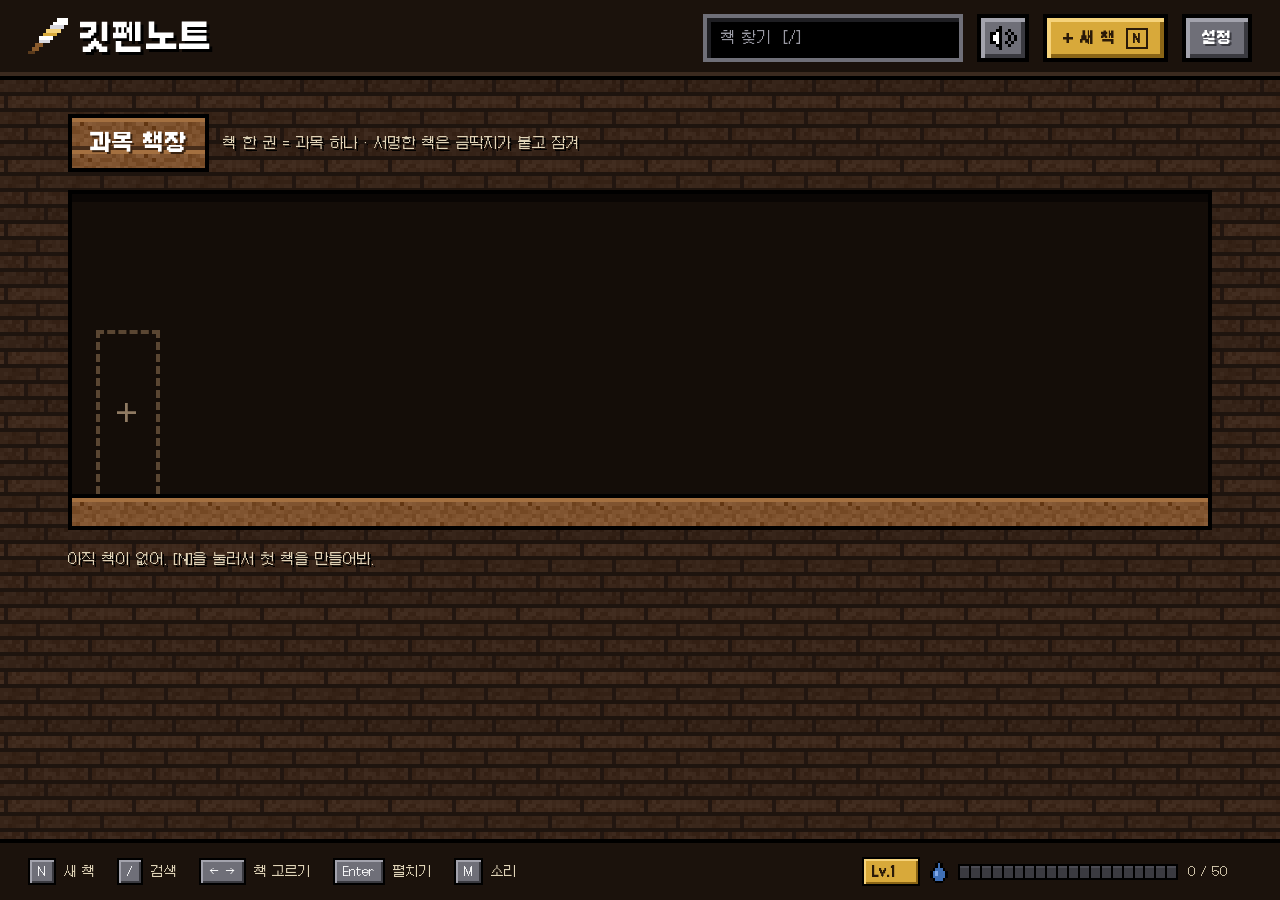
<file: index.html>
<!doctype html>
<html lang="ko">
<head>
<meta charset="utf-8">
<meta name="viewport" content="width=device-width, initial-scale=1, viewport-fit=cover">
<meta name="theme-color" content="#1b120c">
<meta name="apple-mobile-web-app-capable" content="yes">
<meta name="mobile-web-app-capable" content="yes">
<meta name="apple-mobile-web-app-status-bar-style" content="black-translucent">
<meta name="apple-mobile-web-app-title" content="깃펜노트">
<link rel="manifest" href="manifest.webmanifest">
<link rel="apple-touch-icon" href="icons/apple-touch-icon.png">
<link rel="icon" href="icons/icon-192.png">
<title>깃펜노트</title>
<link id="skin-css" rel="stylesheet" href="skins/default/skin.css">
<link rel="stylesheet" href="style.css">
<script src="config.js"></script>
</head>
<body class="tx-wall">

<!-- ───────── 책장 ───────── -->
<section id="shelf-view" class="view">
  <header class="bar">
    <div class="brand">
      <svg class="logo" viewBox="0 0 11 11" aria-hidden="true">
        <rect x="8" y="0" width="3" height="1" fill="#ffffff"/><rect x="7" y="1" width="4" height="1" fill="#ffffff"/>
        <rect x="6" y="2" width="4" height="1" fill="#d8d8e0"/><rect x="5" y="3" width="4" height="1" fill="#f5d27a"/>
        <rect x="4" y="4" width="4" height="1" fill="#d8a93a"/><rect x="3" y="5" width="4" height="1" fill="#ffffff"/>
        <rect x="3" y="6" width="3" height="1" fill="#d8d8e0"/><rect x="2" y="7" width="2" height="1" fill="#8a5a2b"/>
        <rect x="1" y="8" width="2" height="1" fill="#8a5a2b"/><rect x="0" y="9" width="2" height="1" fill="#5a3a1c"/>
      </svg>
      <span class="brand-name">깃펜노트</span>
    </div>
    <label class="sr" for="search">책 찾기</label>
    <input id="search" class="field" type="search" placeholder="책 찾기  [/]" autocomplete="off">
    <button class="btn press btn-mute" type="button" aria-pressed="false" aria-label="소리 끄기 (M)"></button>
    <button id="btn-new-book" class="btn gold press" type="button">+ 새 책 <span class="key-hint">N</span></button>
    <details class="menu">
      <summary class="btn press" aria-label="설정">설정</summary>
      <div class="menu-panel">
        <label class="menu-row" for="skin-select">스킨
          <select id="skin-select" class="field small"></select>
        </label>
        <button id="btn-pen" class="btn press wide" type="button" aria-pressed="true">펜 사각 소리 켜짐</button>
        <button id="btn-achv" class="btn gold press wide" type="button">업적 보기</button>
        <button id="btn-sync" class="btn press wide" type="button">기기 동기화</button>
        <button id="btn-export" class="btn press wide" type="button">백업 파일로 저장</button>
        <button id="btn-import" class="btn press wide" type="button">백업 불러오기</button>
        <input id="import-file" type="file" accept="application/json,.json" hidden>
        <p class="menu-note">필기는 이 브라우저에만 저장돼. 가끔 백업해둬.</p>
      </div>
    </details>
  </header>

  <main class="wrap">
    <section class="block">
      <div class="block-head">
        <h1 class="sign tx-plank">과목 책장</h1>
        <p class="lead">책 한 권 = 과목 하나 · 서명한 책은 금딱지가 붙고 잠겨</p>
      </div>
      <div class="shelf">
        <div id="shelf-row" class="shelf-row"></div>
        <div class="plank tx-plank"></div>
      </div>
      <p id="shelf-empty" class="lead" hidden>아직 책이 없어. [N]을 눌러서 첫 책을 만들어봐.</p>
    </section>

    <section class="block" id="recent-block">
      <h2 class="sign tx-plank">최근 펼친 쪽</h2>
      <div id="recent-list" class="recent-list"></div>
    </section>
  </main>

  <footer class="bar keys">
    <span><kbd>N</kbd>새 책</span>
    <span><kbd>/</kbd>검색</span>
    <span><kbd>← →</kbd>책 고르기</span>
    <span><kbd>Enter</kbd>펼치기</span>
    <span><kbd>M</kbd>소리</span>
    <div class="sync-slot" role="status"></div>
    <div class="xp-slot"></div>
  </footer>
</section>

<!-- ───────── 필기 ───────── -->
<section id="book-view" class="view" hidden>
  <header class="bar">
    <button id="btn-back" class="btn press" type="button">← 책장 <span class="key-hint soft">Esc</span></button>
    <div class="title-wrap">
      <div class="sign tx-plank title-sign">
        <span id="book-title" class="book-title"></span>
        <span id="book-meta" class="book-meta"></span>
      </div>
    </div>
    <button class="btn press btn-mute" type="button" aria-pressed="false" aria-label="소리 끄기 (M)"></button>
    <div class="tools-wrap">
      <button id="btn-tools" class="btn press" type="button" aria-haspopup="true" aria-expanded="false" aria-controls="toolbox">도구함</button>
      <div id="toolbox" class="toolbox" role="group" aria-label="도구함" hidden></div>
    </div>
    <button id="btn-limit" class="btn press" type="button" aria-pressed="true">글자 제한
      <span class="switch" aria-hidden="true"><span></span><span></span></span>
    </button>
    <button id="btn-sign" class="btn gold press" type="button">서명하기</button>
    <span id="signed-badge" class="badge" hidden>서명됨</span>
    <button id="btn-delete" class="btn press danger" type="button" aria-label="이 책 버리기">버리기</button>
  </header>

  <main class="wrap book-wrap">
    <div class="book tx-cover">
      <div class="ribbon" aria-hidden="true"></div>
      <div id="stamp" class="stamp" aria-hidden="true">서명</div>

      <div class="page old tx-paper">
        <div class="page-head"><span id="left-no"></span><span>읽기 전용</span></div>
        <div id="left-text" class="page-text"></div>
      </div>

      <div class="gutter" aria-hidden="true"></div>

      <div class="page tx-paper">
        <div class="page-head"><span id="right-no"></span><span id="right-state">쓰는 중</span></div>
        <label class="sr" for="editor">필기</label>
        <div class="ed-wrap">
          <div id="ed-mirror" class="page-text mirror" aria-hidden="true"></div>
          <textarea id="editor" class="page-text editor" spellcheck="false"></textarea>
        </div>
        <div class="gauge-row">
          <div id="gauge" class="gauge" aria-hidden="true"></div>
          <span id="count" class="count"></span>
        </div>
      </div>
    </div>

    <nav class="pager" aria-label="쪽 넘기기">
      <button id="btn-prev" class="btn press" type="button">← 이전</button>
      <span id="page-pos" class="page-pos"></span>
      <button id="btn-next" class="btn press" type="button">다음 →</button>
      <button id="btn-add-page" class="btn go press" type="button">+ 새 쪽</button>
    </nav>
  </main>

  <footer class="bar keys">
    <span><kbd>Alt ← →</kbd>쪽 넘기기</span>
    <span><kbd>Ctrl ↵</kbd>새 쪽</span>
    <span><kbd>Ctrl S</kbd>서명</span>
    <span><kbd>Esc</kbd>책장</span>
    <span><kbd>Alt B</kbd>도구함</span>
    <span><kbd>Alt 1~4</kbd>밑줄</span>
    <div class="sync-slot" role="status"></div>
    <div class="xp-slot"></div>
  </footer>
</section>

<!-- ───────── 새 책 ───────── -->
<dialog id="new-dialog" class="dialog tx-paper">
  <form id="new-form" method="dialog">
    <h2 class="dialog-title">새 책 만들기</h2>
    <label class="dialog-label" for="new-title">책 이름 (과목)</label>
    <input id="new-title" class="field light" maxlength="16" required autocomplete="off" placeholder="예: 운영체제">
    <fieldset class="colors">
      <legend class="dialog-label">표지 색</legend>
      <div id="color-list" class="color-list"></div>
    </fieldset>
    <div class="dialog-actions">
      <button class="btn press" type="button" data-close>취소</button>
      <button class="btn gold press" type="submit">만들기</button>
    </div>
  </form>
</dialog>

<!-- ───────── 서명 ───────── -->
<dialog id="sign-dialog" class="dialog tx-paper">
  <form id="sign-form" method="dialog">
    <h2 class="dialog-title">책에 서명하기</h2>
    <label class="dialog-label" for="sign-title">책 제목</label>
    <input id="sign-title" class="field light" maxlength="16" required autocomplete="off">
    <p class="warn">서명하면 이 책은 더 이상 고칠 수 없어. 읽기만 가능해.</p>
    <div class="dialog-actions">
      <button class="btn press" type="button" data-close>취소</button>
      <button class="btn gold press" type="submit">서명하고 잠그기</button>
    </div>
  </form>
</dialog>

<!-- ───────── 업적 ───────── -->
<dialog id="achv-dialog" class="dialog tx-paper achv-dialog">
  <div class="achv-dialog-inner">
    <h2 class="dialog-title">업적 <span id="achv-progress" class="achv-progress"></span></h2>
    <ul id="achv-list" class="achv-list"></ul>
    <div class="dialog-actions">
      <button class="btn press" type="button" data-close>닫기</button>
    </div>
  </div>
</dialog>

<!-- ───────── 동기화 ───────── -->
<dialog id="sync-dialog" class="dialog tx-paper sync-dialog">
  <form id="sync-form" method="dialog">
    <h2 class="dialog-title">기기 동기화</h2>
    <p id="sync-state-text" class="sync-state-text"></p>

    <div id="sync-setup">
      <p class="sync-help">노트북과 아이패드의 필기를 네 GitHub 계정의 <b>비공개 Gist</b>에 맞춰 둬. 처음 한 번만, 기기마다 아래를 하면 돼.</p>
      <ol class="sync-steps">
        <li><a href="https://github.com/settings/tokens/new?scopes=gist&amp;description=gitpen-note" target="_blank" rel="noopener">GitHub 토큰 만들기 페이지</a>를 연다. (GitHub 로그인 필요)</li>
        <li>권한은 <b>gist</b> 하나만 체크된 상태 그대로 두고, 맨 아래 <b>Generate token</b>을 누른다.</li>
        <li>나온 토큰(ghp_로 시작)을 복사해서 아래 칸에 붙여넣는다.</li>
      </ol>
      <label class="dialog-label" for="sync-token">GitHub 토큰</label>
      <input id="sync-token" class="field light" type="password" autocomplete="off" spellcheck="false" placeholder="ghp_...">
      <p class="sync-note">토큰은 이 기기에만 저장되고, 백업 파일에도 안 들어가. 남이 쓰는 기기에는 넣지 마.</p>
    </div>

    <div class="dialog-actions">
      <button id="sync-disconnect" class="btn press" type="button" hidden>연결 끊기</button>
      <button class="btn press" type="button" data-close>닫기</button>
      <button id="sync-now" class="btn go press" type="button" hidden>지금 동기화</button>
      <button id="sync-connect" class="btn gold press" type="submit">연결하기</button>
    </div>
  </form>
</dialog>

<div id="achv-area" class="achv-area" aria-live="polite"></div>
<div id="toast" class="toast" role="status" aria-live="polite"></div>

<script src="app.js"></script>
<script src="sync.js"></script>
<script>
  // 인터넷 주소로 열었을 때만 오프라인 지원 켜기 (노트북에서 파일로 열 때는 안 씀)
  if ('serviceWorker' in navigator && location.protocol.indexOf('http') === 0) {
    navigator.serviceWorker.register('sw.js').catch(function () {});
  }
</script>
</body>
</html>
</file>
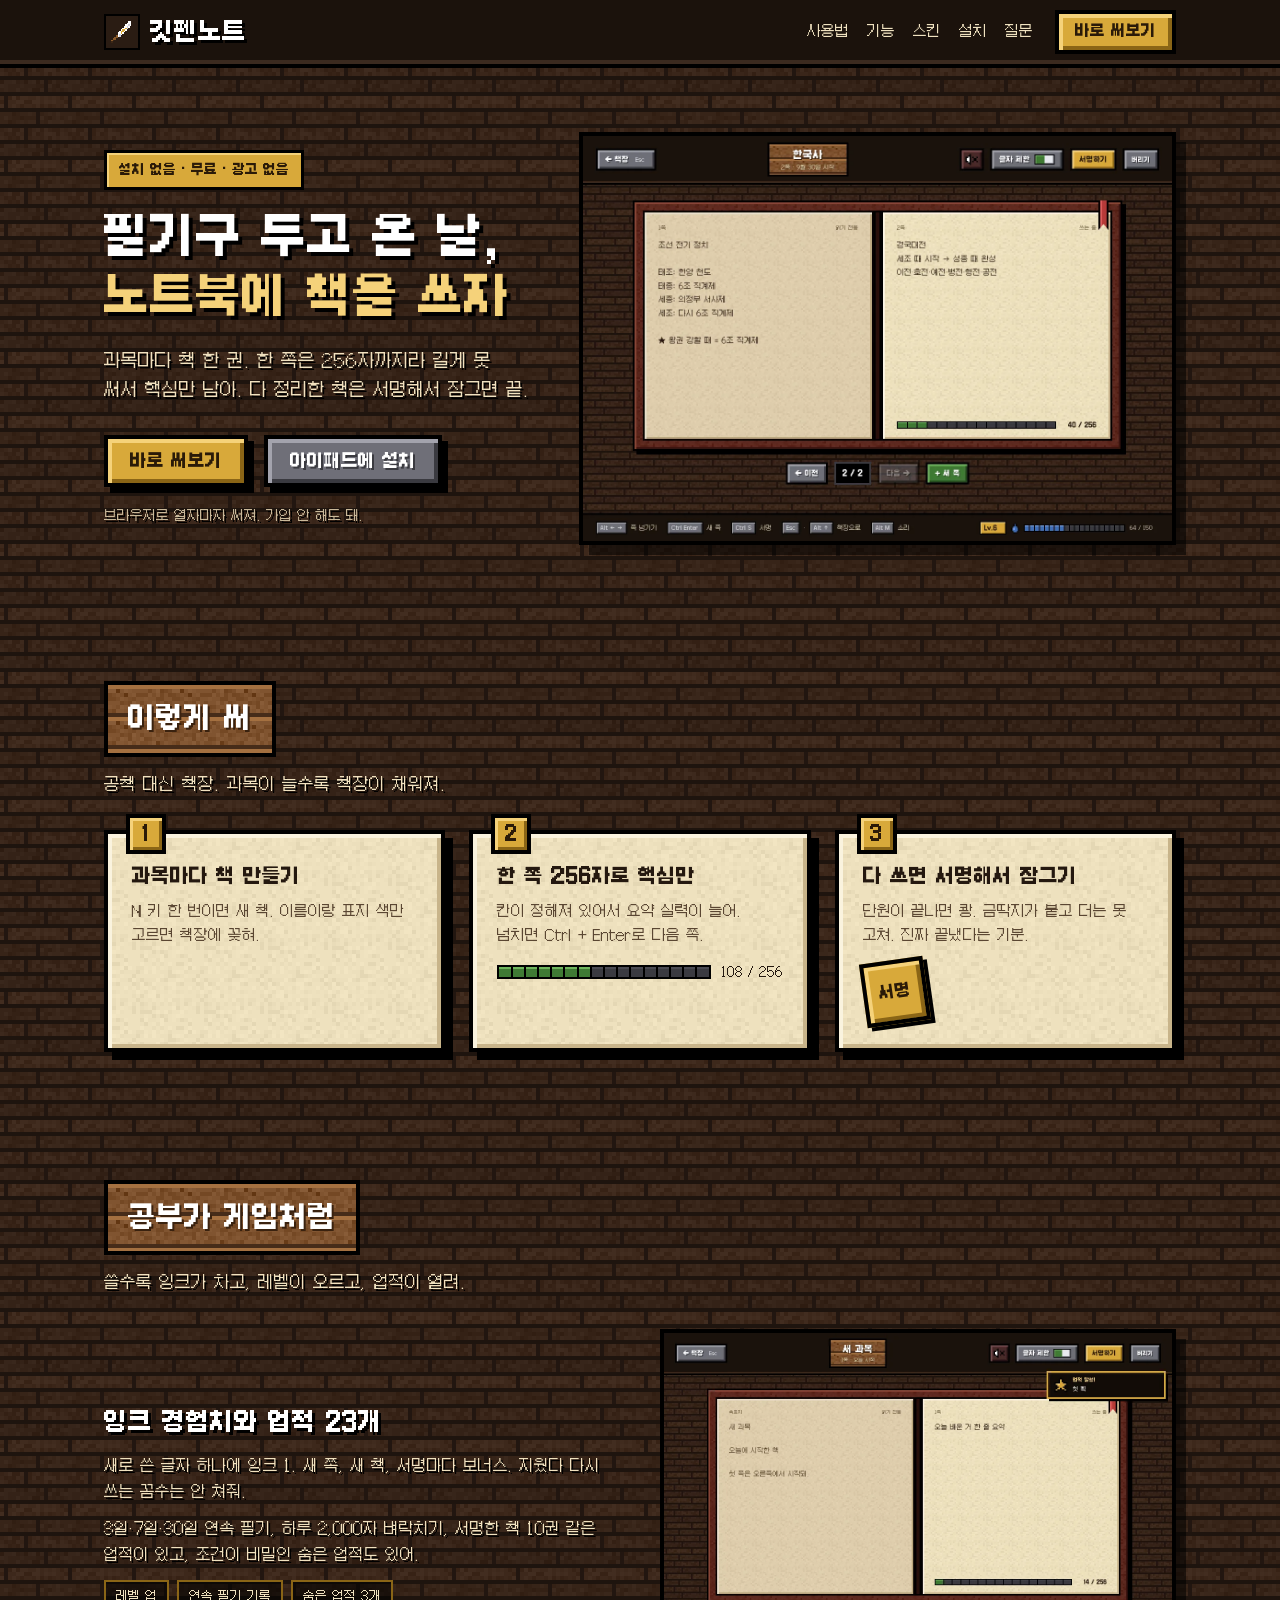
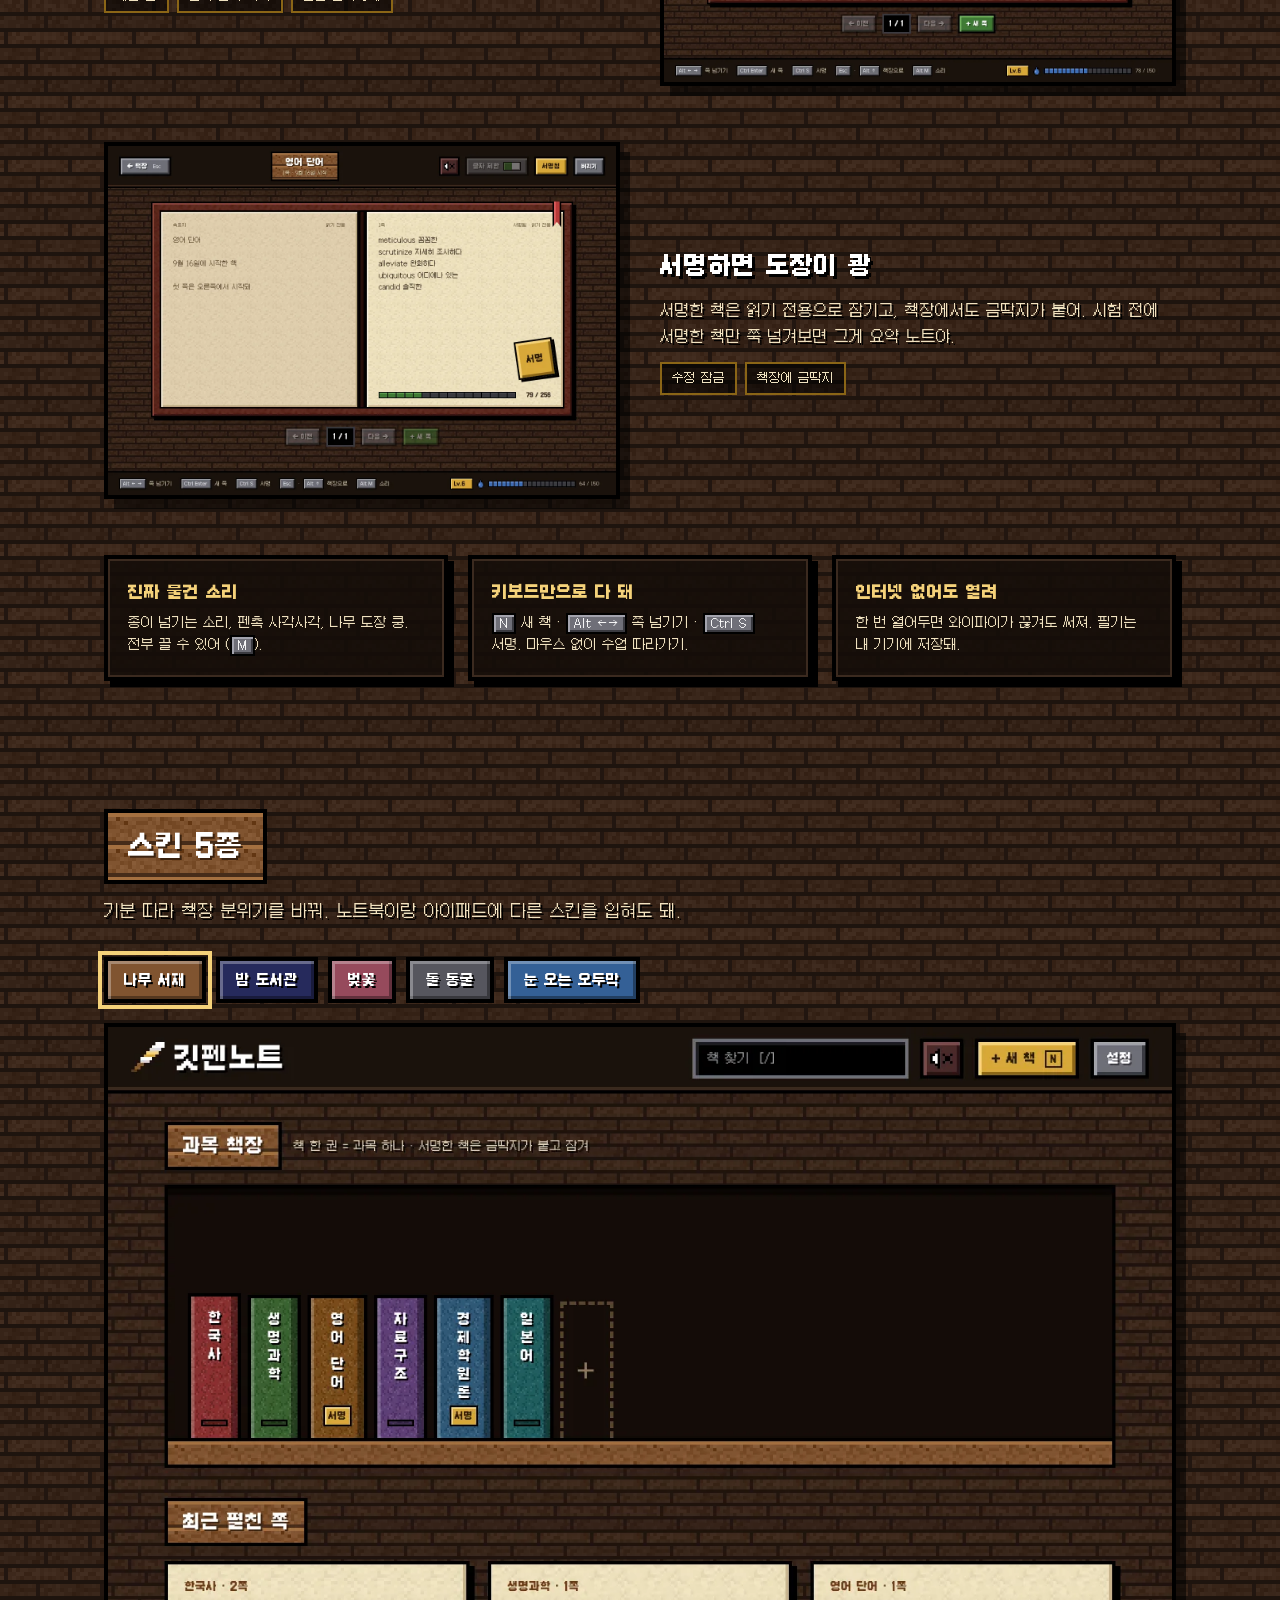
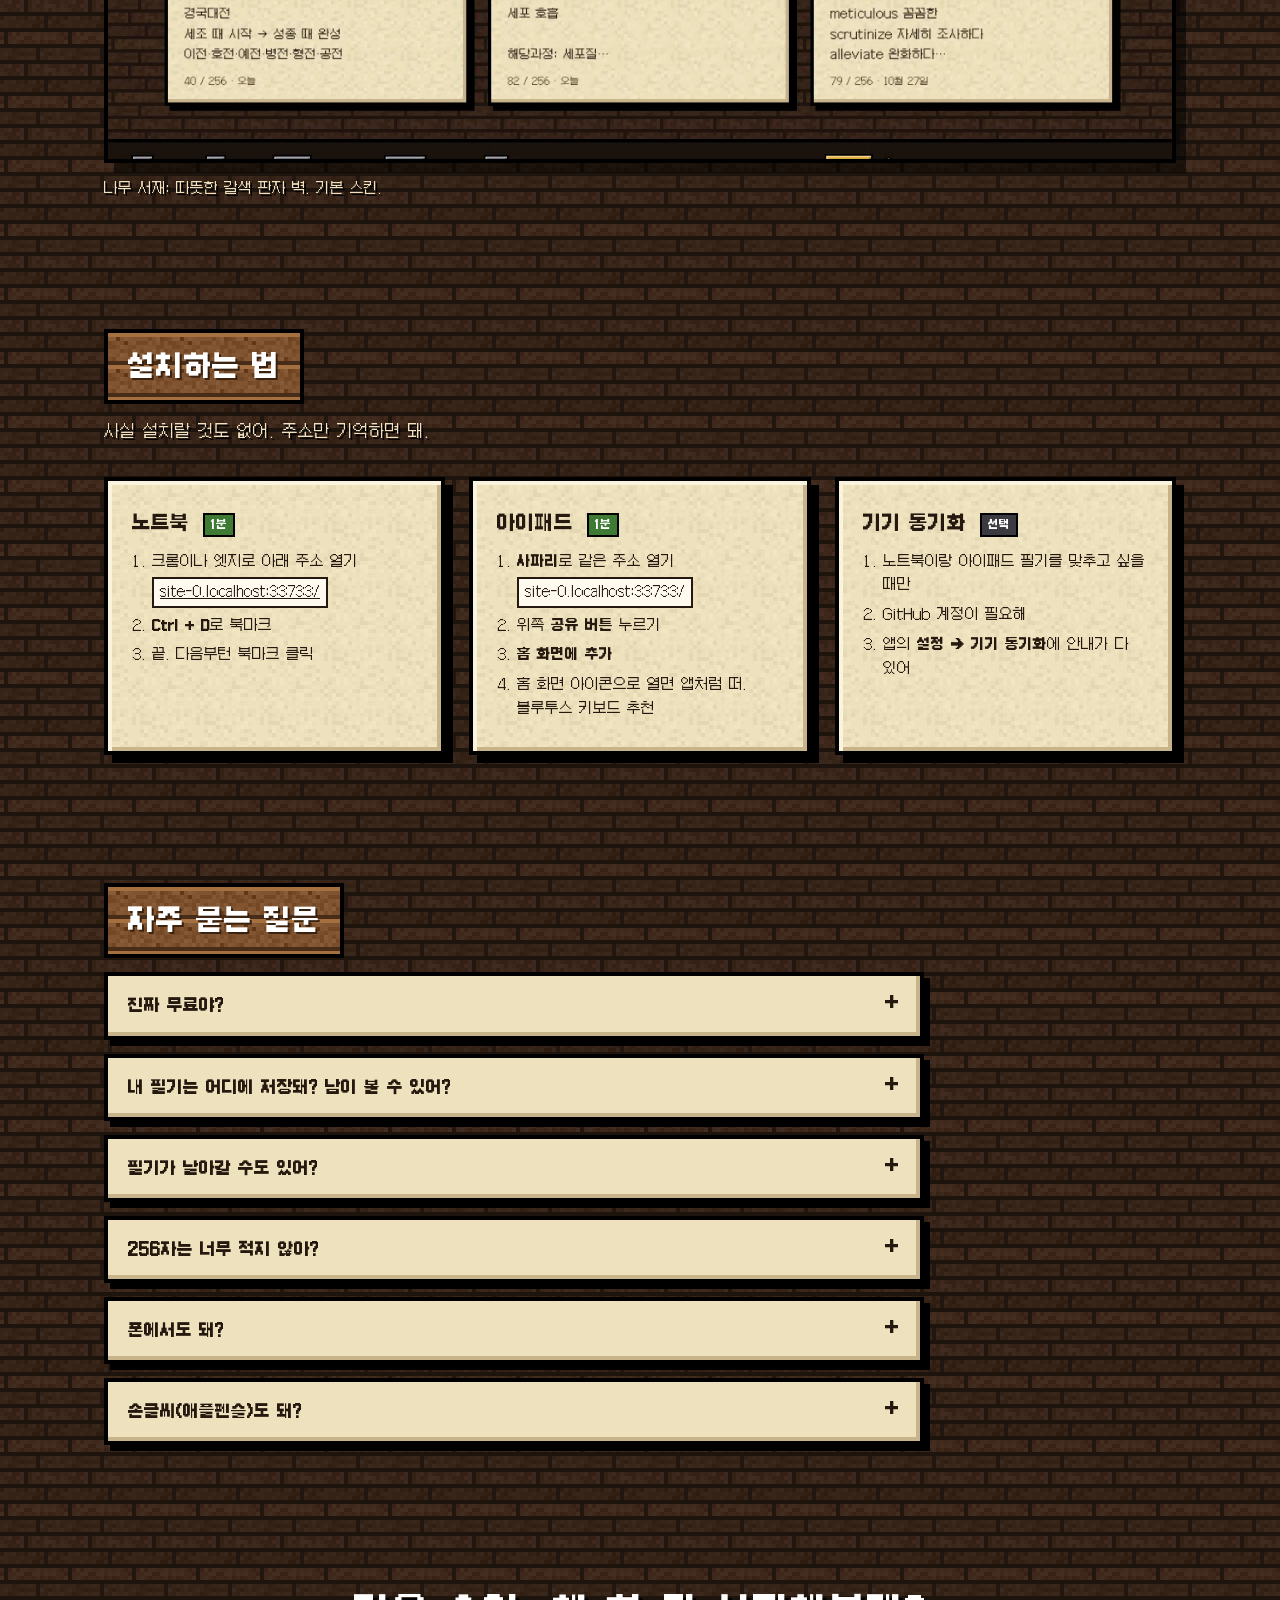
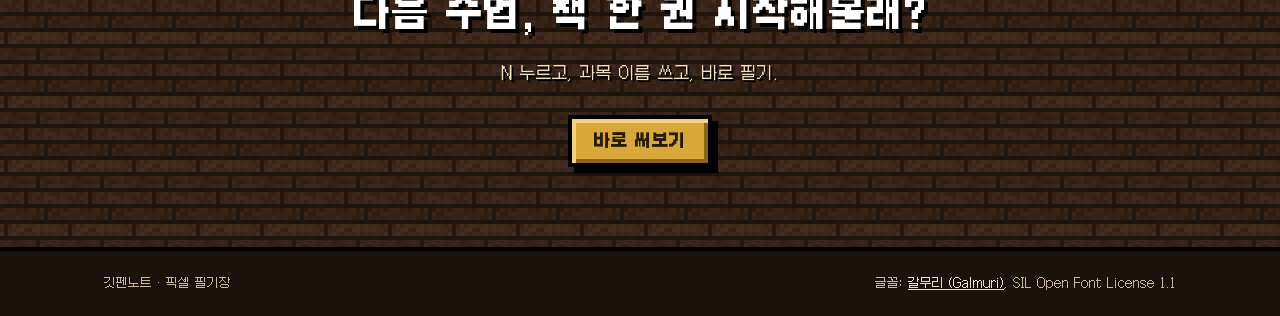
<file: intro/index.html>
<!doctype html>
<html lang="ko">
<head>
<meta charset="utf-8">
<meta name="viewport" content="width=device-width, initial-scale=1">
<title>깃펜노트 · 픽셀 필기장</title>
<meta name="description" content="필기구 두고 온 날, 노트북에 책을 쓰자. 한 쪽 256자, 다 쓰면 서명해서 잠그는 픽셀 필기장. 설치 없이 브라우저로 바로.">
<meta name="theme-color" content="#1b120c">
<meta property="og:type" content="website">
<meta property="og:title" content="깃펜노트 · 픽셀 필기장">
<meta property="og:description" content="필기구 두고 온 날, 노트북에 책을 쓰자. 설치 없이 브라우저로 바로.">
<meta property="og:image" content="https://qnpqnpqnp.github.io/gitpen-note/intro/img/og.png">
<meta property="og:image:width" content="1200">
<meta property="og:image:height" content="630">
<meta name="twitter:card" content="summary_large_image">
<link rel="icon" href="../icons/icon-192.png">
<link rel="apple-touch-icon" href="../icons/apple-touch-icon.png">
<style>
@font-face { font-family: 'Px'; src: url('../skins/default/Galmuri11.woff2') format('woff2'); font-weight: 400; font-display: swap; }
@font-face { font-family: 'Px'; src: url('../skins/default/Galmuri11-Bold.woff2') format('woff2'); font-weight: 700; font-display: swap; }

:root {
  --bg: #3a261a; --bar: #1b120c; --bar-line: #3b2a1f; --line: #000;
  --text: #fff; --soft: #f0e2c0; --muted: #c9b99a;
  --paper: #eee1be; --paper-hi: #faf3de; --paper-sh: #c8b48a; --ink: #24180f; --ink-soft: #5a4632; --ink-accent: #6b3a14;
  --plank: #805430; --shelf: #140d08;
  --btn: #6f6f78; --btn-hi: #a3a3ad; --btn-sh: #3a3a40;
  --gold: #d8a93a; --gold-hi: #f5d27a; --gold-sh: #8a6516; --gold-text: #2a1a08;
  --go: #3f7a34; --go-hi: #6fb55e; --go-sh: #24481e;
}
* { box-sizing: border-box; -webkit-font-smoothing: none; }
html { scroll-behavior: smooth; }
@media (prefers-reduced-motion: reduce) { html { scroll-behavior: auto; } * { animation: none !important; transition: none !important; } }
body {
  margin: 0; font-family: 'Px', monospace; color: var(--text); background-color: var(--bg);
  background-image: url('../skins/default/wall.png'); background-size: 64px 64px; image-rendering: pixelated;
  line-height: 1.7; word-break: keep-all; overflow-wrap: anywhere;
}
img { image-rendering: auto; display: block; max-width: 100%; height: auto; }
a { color: var(--gold-hi); }
a:hover { color: #fff; }
.wrap { width: 100%; max-width: 1120px; margin: 0 auto; padding: 0 24px; }
.sr { position: absolute; width: 1px; height: 1px; overflow: hidden; clip: rect(0 0 0 0); }
.tx-plank { background-image: url('../skins/default/plank.png'); background-size: 64px 32px; image-rendering: pixelated; }
.tx-paper { background-image: url('../skins/default/paper.png'); background-size: 64px 64px; image-rendering: pixelated; }

/* 버튼 */
.btn {
  display: inline-flex; align-items: center; justify-content: center; gap: 10px;
  min-height: 52px; padding: 0 22px; text-decoration: none; cursor: pointer;
  font-family: inherit; font-size: 17px; font-weight: 700; color: var(--text);
  background-color: var(--btn); border: 4px solid var(--line);
  box-shadow: inset 4px 4px 0 var(--btn-hi), inset -4px -4px 0 var(--btn-sh), 6px 6px 0 var(--line);
  text-shadow: 2px 2px 0 var(--btn-sh);
}
.btn:hover { color: #fff; filter: brightness(1.08); }
.btn:active { transform: translate(3px, 3px); box-shadow: inset 4px 4px 0 var(--btn-sh), inset -4px -4px 0 var(--btn-hi), 3px 3px 0 var(--line); }
.btn.gold { background-color: var(--gold); color: var(--gold-text); text-shadow: none; box-shadow: inset 4px 4px 0 var(--gold-hi), inset -4px -4px 0 var(--gold-sh), 6px 6px 0 var(--line); }
.btn.gold:hover { color: var(--gold-text); }
.btn:focus-visible, a:focus-visible, button:focus-visible, summary:focus-visible { outline: 4px solid var(--gold-hi); outline-offset: 3px; }

/* 상단 */
.top { position: sticky; top: 0; z-index: 10; background-color: var(--bar); border-bottom: 4px solid var(--line); box-shadow: inset 0 -4px 0 var(--bar-line); }
.top .wrap { display: flex; flex-wrap: wrap; align-items: center; gap: 12px 22px; padding-top: 10px; padding-bottom: 10px; }
.brand { display: flex; align-items: center; gap: 10px; margin-right: auto; color: #fff; text-decoration: none; font-size: 24px; font-weight: 700; text-shadow: 3px 3px 0 #000; }
.brand img { width: 36px; height: 36px; image-rendering: pixelated; border: 2px solid #000; }
.nav { display: flex; flex-wrap: wrap; gap: 4px 18px; font-size: 14px; }
.nav a { color: var(--soft); text-decoration: none; padding: 6px 0; }
.nav a:hover { color: #fff; text-decoration: underline; }
.top .btn { min-height: 44px; font-size: 15px; padding: 0 16px; box-shadow: inset 4px 4px 0 var(--gold-hi), inset -4px -4px 0 var(--gold-sh); }

/* 히어로 */
.hero { padding: 64px 0 72px; }
.hero .wrap { display: grid; grid-template-columns: minmax(0, 5fr) minmax(0, 7fr); gap: 48px; align-items: center; }
.eyebrow { display: inline-block; margin: 0 0 18px; padding: 6px 12px; font-size: 13px; font-weight: 700; color: var(--gold-text); background-color: var(--gold); border: 3px solid #000; box-shadow: inset 2px 2px 0 var(--gold-hi); }
h1 { margin: 0 0 20px; font-size: clamp(32px, 4.2vw, 46px); line-height: 1.3; text-shadow: 4px 4px 0 #000; }
h1 em { font-style: normal; color: var(--gold-hi); }
.lede { margin: 0 0 30px; font-size: 17px; color: var(--soft); text-shadow: 2px 2px 0 #000; max-width: 30em; }
.ctas { display: flex; flex-wrap: wrap; gap: 16px; }
.note { margin: 18px 0 0; font-size: 13px; color: var(--muted); text-shadow: 2px 2px 0 #000; }
.frame { background-color: #000; border: 4px solid #000; box-shadow: 10px 10px 0 rgba(0,0,0,0.55); }
.frame img { width: 100%; }

/* 섹션 공통 */
section.block { padding: 64px 0; }
.sign { display: inline-block; margin: 0 0 14px; padding: 10px 20px; background-color: var(--plank); border: 4px solid #000; font-size: clamp(22px, 3vw, 28px); font-weight: 700; text-shadow: 2px 2px 0 #3a220f; }
.sub { margin: 0 0 32px; font-size: 16px; color: var(--soft); text-shadow: 2px 2px 0 #000; max-width: 40em; }

/* 사용법 3단계 */
.steps { list-style: none; margin: 0; padding: 0; display: grid; grid-template-columns: repeat(3, minmax(0, 1fr)); gap: 24px; }
.card {
  position: relative; padding: 26px 24px 24px; color: var(--ink);
  background-color: var(--paper); border: 4px solid #000;
  box-shadow: inset 4px 4px 0 var(--paper-hi), inset -4px -4px 0 var(--paper-sh), 8px 8px 0 #000;
}
.card h3 { margin: 0 0 8px; font-size: 19px; color: var(--ink); }
.card p { margin: 0; font-size: 14px; color: var(--ink-soft); }
.num { position: absolute; top: -20px; left: 18px; display: grid; place-items: center; width: 40px; height: 40px; font-size: 18px; font-weight: 700; color: var(--gold-text); background-color: var(--gold); border: 4px solid #000; box-shadow: inset 3px 3px 0 var(--gold-hi), inset -3px -3px 0 var(--gold-sh); }
.limit-demo { margin-top: 14px; display: flex; align-items: center; gap: 10px; font-size: 12px; color: var(--ink); }
.gauge { flex: 1; display: flex; gap: 2px; padding: 2px; background: #000; }
.gauge span { flex: 1; height: 10px; background: #3a3a40; box-shadow: inset 0 2px 0 #4a4a52; }
.gauge span.on { background: var(--go); box-shadow: inset 0 2px 0 var(--go-hi); }
.stamp { display: inline-grid; place-items: center; width: 64px; height: 64px; margin-top: 12px; font-size: 16px; font-weight: 700; color: var(--gold-text); background: var(--gold); border: 4px solid #000; box-shadow: inset 4px 4px 0 var(--gold-hi), inset -4px -4px 0 var(--gold-sh), 4px 4px 0 #000; transform: rotate(-8deg); }

/* 기능 */
.feature { display: grid; grid-template-columns: minmax(0, 1fr) minmax(0, 1fr); gap: 40px; align-items: center; margin-bottom: 56px; }
.feature:last-child { margin-bottom: 0; }
.feature.flip .feature-text { order: 2; }
.feature-text h3 { margin: 0 0 12px; font-size: 24px; text-shadow: 3px 3px 0 #000; }
.feature-text p { margin: 0 0 12px; font-size: 15px; color: var(--soft); text-shadow: 2px 2px 0 #000; }
.tags { display: flex; flex-wrap: wrap; gap: 8px; margin: 0; padding: 0; list-style: none; }
.tags li { padding: 4px 10px; font-size: 12px; background: rgba(0,0,0,0.55); border: 2px solid var(--gold-sh); color: var(--soft); }
.mini-grid { display: grid; grid-template-columns: repeat(3, minmax(0, 1fr)); gap: 20px; }
.mini { padding: 20px; background-color: rgba(20,13,8,0.88); border: 4px solid #000; box-shadow: inset 0 0 0 2px var(--bar-line), 6px 6px 0 #000; }
.mini h4 { margin: 0 0 6px; font-size: 16px; color: var(--gold-hi); }
.mini p { margin: 0; font-size: 13px; color: var(--soft); }
.mini kbd { font-family: inherit; font-size: 11px; padding: 2px 6px; background: var(--btn); border: 2px solid #000; box-shadow: inset 2px 2px 0 var(--btn-hi), inset -2px -2px 0 var(--btn-sh); color: #fff; white-space: nowrap; }

/* 스킨 */
.skin-tabs { display: flex; flex-wrap: wrap; gap: 10px; margin-bottom: 20px; }
.skin-tab {
  min-height: 46px; padding: 0 16px; cursor: pointer; font-family: inherit; font-size: 14px; font-weight: 700; color: #fff;
  background: var(--sw, var(--btn)); border: 4px solid #000; box-shadow: inset 3px 3px 0 rgba(255,255,255,0.3), inset -3px -3px 0 rgba(0,0,0,0.35);
  text-shadow: 2px 2px 0 #000;
}
.skin-tab[aria-selected="true"] { outline: 4px solid var(--gold-hi); outline-offset: 2px; }
.skin-caption { margin: 14px 0 0; font-size: 14px; color: var(--soft); text-shadow: 2px 2px 0 #000; }

/* 설치 */
.install { display: grid; grid-template-columns: repeat(3, minmax(0, 1fr)); gap: 24px; }
.install .card ol { margin: 10px 0 0; padding-left: 20px; font-size: 14px; color: var(--ink); }
.install .card li { margin-bottom: 6px; }
.badge { display: inline-block; margin-left: 6px; padding: 1px 6px; font-size: 11px; vertical-align: middle; color: #fff; background: var(--go); border: 2px solid #000; }
.badge.opt { background: var(--btn-sh); }
.url { display: inline-block; margin-top: 4px; padding: 2px 6px; font-size: 13px; background: #fffaf0; border: 2px solid var(--ink); color: var(--ink); word-break: break-all; }

/* 질문 */
.faq { display: flex; flex-direction: column; gap: 14px; max-width: 820px; }
.faq details { background-color: var(--paper); color: var(--ink); border: 4px solid #000; box-shadow: inset -4px -4px 0 var(--paper-sh), 6px 6px 0 #000; }
.faq summary { cursor: pointer; padding: 16px 20px; font-size: 16px; font-weight: 700; list-style: none; display: flex; justify-content: space-between; gap: 12px; }
.faq summary::-webkit-details-marker { display: none; }
.faq summary::after { content: '+'; font-size: 20px; line-height: 1; }
.faq details[open] summary::after { content: '−'; }
.faq p { margin: 0; padding: 0 20px 18px; font-size: 14px; color: var(--ink-soft); }

/* 마무리 */
.final { text-align: center; padding: 72px 0 80px; }
.final h2 { margin: 0 0 14px; font-size: clamp(26px, 4vw, 38px); text-shadow: 4px 4px 0 #000; }
.final p { margin: 0 0 28px; color: var(--soft); text-shadow: 2px 2px 0 #000; }
footer { background-color: var(--bar); border-top: 4px solid #000; padding: 22px 0; font-size: 12px; color: var(--muted); }
footer .wrap { display: flex; flex-wrap: wrap; gap: 8px 24px; justify-content: space-between; }
footer a { color: var(--soft); }

@media (max-width: 900px) {
  .hero .wrap, .feature { grid-template-columns: minmax(0, 1fr); gap: 28px; }
  .feature.flip .feature-text { order: 0; }
  .steps, .install, .mini-grid { grid-template-columns: minmax(0, 1fr); gap: 30px; }
  .hero { padding: 40px 0 48px; }
  section.block { padding: 48px 0; }
}
@media (max-width: 560px) {
  .wrap { padding: 0 16px; }
  .nav { display: none; }
  .btn { width: 100%; }
  .top .btn { width: auto; }
}
</style>
</head>
<body>

<header class="top">
  <div class="wrap">
    <a class="brand" href="#">
      <img src="../icons/icon-192.png" alt="" width="36" height="36">
      깃펜노트
    </a>
    <nav class="nav" aria-label="소개 메뉴">
      <a href="#how">사용법</a>
      <a href="#features">기능</a>
      <a href="#skins">스킨</a>
      <a href="#install">설치</a>
      <a href="#faq">질문</a>
    </nav>
    <a class="btn gold" href="../">바로 써보기</a>
  </div>
</header>

<main>
  <!-- 첫 화면 -->
  <section class="hero">
    <div class="wrap">
      <div>
        <p class="eyebrow">설치 없음 · 무료 · 광고 없음</p>
        <h1>필기구 두고 온 날,<br><em>노트북에 책을 쓰자</em></h1>
        <p class="lede">과목마다 책 한 권. 한 쪽은 256자까지라 길게 못 써서 핵심만 남아. 다 정리한 책은 서명해서 잠그면 끝.</p>
        <div class="ctas">
          <a class="btn gold" href="../">바로 써보기</a>
          <a class="btn" href="#install">아이패드에 설치</a>
        </div>
        <p class="note">브라우저로 열자마자 써져. 가입 안 해도 돼.</p>
      </div>
      <div class="frame">
        <img src="img/hero.webp" width="1280" height="880" alt="깃펜노트 필기 화면. 펼친 책 양쪽에 한국사 필기가 있고, 아래에 글자 수 게이지가 40/256으로 표시돼 있다.">
      </div>
    </div>
  </section>

  <!-- 사용법 -->
  <section class="block" id="how">
    <div class="wrap">
      <h2 class="sign tx-plank">이렇게 써</h2>
      <p class="sub">공책 대신 책장. 과목이 늘수록 책장이 채워져.</p>
      <ol class="steps">
        <li class="card tx-paper">
          <span class="num" aria-hidden="true">1</span>
          <h3>과목마다 책 만들기</h3>
          <p>N 키 한 번이면 새 책. 이름이랑 표지 색만 고르면 책장에 꽂혀.</p>
        </li>
        <li class="card tx-paper">
          <span class="num" aria-hidden="true">2</span>
          <h3>한 쪽 256자로 핵심만</h3>
          <p>칸이 정해져 있어서 요약 실력이 늘어. 넘치면 Ctrl + Enter로 다음 쪽.</p>
          <div class="limit-demo" aria-hidden="true">
            <div class="gauge"><span class="on"></span><span class="on"></span><span class="on"></span><span class="on"></span><span class="on"></span><span class="on"></span><span class="on"></span><span></span><span></span><span></span><span></span><span></span><span></span><span></span><span></span><span></span></div>
            <span>108 / 256</span>
          </div>
        </li>
        <li class="card tx-paper">
          <span class="num" aria-hidden="true">3</span>
          <h3>다 쓰면 서명해서 잠그기</h3>
          <p>단원이 끝나면 쾅. 금딱지가 붙고 더는 못 고쳐. 진짜 끝냈다는 기분.</p>
          <span class="stamp" aria-hidden="true">서명</span>
        </li>
      </ol>
    </div>
  </section>

  <!-- 기능 -->
  <section class="block" id="features">
    <div class="wrap">
      <h2 class="sign tx-plank">공부가 게임처럼</h2>
      <p class="sub">쓸수록 잉크가 차고, 레벨이 오르고, 업적이 열려.</p>

      <div class="feature">
        <div class="feature-text">
          <h3>잉크 경험치와 업적 23개</h3>
          <p>새로 쓴 글자 하나에 잉크 1. 새 쪽, 새 책, 서명마다 보너스. 지웠다 다시 쓰는 꼼수는 안 쳐줘.</p>
          <p>3일·7일·30일 연속 필기, 하루 2,000자 벼락치기, 서명한 책 10권 같은 업적이 있고, 조건이 비밀인 숨은 업적도 있어.</p>
          <ul class="tags"><li>레벨 업</li><li>연속 필기 기록</li><li>숨은 업적 3개</li></ul>
        </div>
        <div class="frame"><img src="img/achv.webp" width="1280" height="880" alt="필기 중 오른쪽 위에 '업적 달성! 첫 획' 알림이 뜬 화면" loading="lazy"></div>
      </div>

      <div class="feature flip">
        <div class="feature-text">
          <h3>서명하면 도장이 쾅</h3>
          <p>서명한 책은 읽기 전용으로 잠기고, 책장에서도 금딱지가 붙어. 시험 전에 서명한 책만 쭉 넘겨보면 그게 요약 노트야.</p>
          <ul class="tags"><li>수정 잠금</li><li>책장에 금딱지</li></ul>
        </div>
        <div class="frame"><img src="img/signed.webp" width="1280" height="880" alt="서명된 영어 단어 책. 오른쪽 아래에 금색 '서명' 도장이 찍혀 있다." loading="lazy"></div>
      </div>

      <div class="mini-grid">
        <div class="mini">
          <h4>진짜 물건 소리</h4>
          <p>종이 넘기는 소리, 펜촉 사각사각, 나무 도장 쿵. 전부 끌 수 있어 (<kbd>M</kbd>).</p>
        </div>
        <div class="mini">
          <h4>키보드만으로 다 돼</h4>
          <p><kbd>N</kbd> 새 책 · <kbd>Alt ←→</kbd> 쪽 넘기기 · <kbd>Ctrl S</kbd> 서명. 마우스 없이 수업 따라가기.</p>
        </div>
        <div class="mini">
          <h4>인터넷 없어도 열려</h4>
          <p>한 번 열어두면 와이파이가 끊겨도 써져. 필기는 내 기기에 저장돼.</p>
        </div>
      </div>
    </div>
  </section>

  <!-- 스킨 -->
  <section class="block" id="skins">
    <div class="wrap">
      <h2 class="sign tx-plank">스킨 5종</h2>
      <p class="sub">기분 따라 책장 분위기를 바꿔. 노트북이랑 아이패드에 다른 스킨을 입혀도 돼.</p>
      <div class="skin-tabs" role="tablist" aria-label="스킨 고르기">
        <button class="skin-tab" role="tab" aria-selected="true" aria-controls="skin-view" data-skin="default" style="--sw:#805430">나무 서재</button>
        <button class="skin-tab" role="tab" aria-selected="false" aria-controls="skin-view" data-skin="night-library" style="--sw:#262a5c">밤 도서관</button>
        <button class="skin-tab" role="tab" aria-selected="false" aria-controls="skin-view" data-skin="sakura" style="--sw:#964a5c">벚꽃</button>
        <button class="skin-tab" role="tab" aria-selected="false" aria-controls="skin-view" data-skin="stone-cave" style="--sw:#56565e">돌 동굴</button>
        <button class="skin-tab" role="tab" aria-selected="false" aria-controls="skin-view" data-skin="snow-cabin" style="--sw:#346096">눈 오는 오두막</button>
      </div>
      <div class="frame" id="skin-view" role="tabpanel">
        <img id="skin-img" src="img/skin-default.webp" width="1280" height="880" alt="나무 서재 스킨의 책장 화면" loading="lazy">
      </div>
      <p class="skin-caption" id="skin-caption">나무 서재: 따뜻한 갈색 판자 벽. 기본 스킨.</p>
    </div>
  </section>

  <!-- 설치 -->
  <section class="block" id="install">
    <div class="wrap">
      <h2 class="sign tx-plank">설치하는 법</h2>
      <p class="sub">사실 설치랄 것도 없어. 주소만 기억하면 돼.</p>
      <div class="install">
        <div class="card tx-paper">
          <h3>노트북 <span class="badge">1분</span></h3>
          <ol>
            <li>크롬이나 엣지로 아래 주소 열기<br><a class="url app-url" href="../">깃펜노트 열기</a></li>
            <li><b>Ctrl + D</b>로 북마크</li>
            <li>끝. 다음부턴 북마크 클릭</li>
          </ol>
        </div>
        <div class="card tx-paper">
          <h3>아이패드 <span class="badge">1분</span></h3>
          <ol>
            <li><b>사파리</b>로 같은 주소 열기<br><span class="url app-url">깃펜노트 주소</span></li>
            <li>위쪽 <b>공유 버튼</b> 누르기</li>
            <li><b>홈 화면에 추가</b></li>
            <li>홈 화면 아이콘으로 열면 앱처럼 떠. 블루투스 키보드 추천</li>
          </ol>
        </div>
        <div class="card tx-paper">
          <h3>기기 동기화 <span class="badge opt">선택</span></h3>
          <ol>
            <li>노트북이랑 아이패드 필기를 맞추고 싶을 때만</li>
            <li>GitHub 계정이 필요해</li>
            <li>앱의 <b>설정 → 기기 동기화</b>에 안내가 다 있어</li>
          </ol>
        </div>
      </div>
    </div>
  </section>

  <!-- 질문 -->
  <section class="block" id="faq">
    <div class="wrap">
      <h2 class="sign tx-plank">자주 묻는 질문</h2>
      <div class="faq">
        <details>
          <summary>진짜 무료야?</summary>
          <p>응. 가입도, 결제도, 광고도 없어.</p>
        </details>
        <details>
          <summary>내 필기는 어디에 저장돼? 남이 볼 수 있어?</summary>
          <p>쓰는 기기의 브라우저 안에만 저장돼. 어디로도 보내지 않아서 다른 사람은 못 봐. 동기화를 켜면 내 GitHub 계정의 비공개 저장소에만 올라가.</p>
        </details>
        <details>
          <summary>필기가 날아갈 수도 있어?</summary>
          <p>브라우저 방문 기록과 데이터를 지우면 같이 지워져. 가끔 <b>설정 → 백업 파일로 저장</b>을 눌러두면 안전해. 동기화를 켜두면 자동으로 백업되는 셈이고.</p>
        </details>
        <details>
          <summary>256자는 너무 적지 않아?</summary>
          <p>그게 포인트야. 길게 못 쓰니까 핵심만 고르게 돼. 그래도 답답하면 위쪽 <b>글자 제한</b> 버튼으로 끌 수 있어.</p>
        </details>
        <details>
          <summary>폰에서도 돼?</summary>
          <p>열리긴 하는데, 타자가 많은 앱이라 노트북이나 키보드 연결한 태블릿이 훨씬 편해.</p>
        </details>
        <details>
          <summary>손글씨(애플펜슬)도 돼?</summary>
          <p>지금은 키보드 타자만 돼.</p>
        </details>
      </div>
    </div>
  </section>

  <section class="final">
    <div class="wrap">
      <h2>다음 수업, 책 한 권 시작해볼래?</h2>
      <p>N 누르고, 과목 이름 쓰고, 바로 필기.</p>
      <a class="btn gold" href="../">바로 써보기</a>
    </div>
  </section>
</main>

<footer>
  <div class="wrap">
    <span>깃펜노트 · 픽셀 필기장</span>
    <span>글꼴: <a href="https://github.com/quiple/galmuri" rel="noopener">갈무리 (Galmuri)</a>, SIL Open Font License 1.1</span>
  </div>
</footer>

<script>
  // 스킨 탭: 버튼 누르면 미리보기 그림과 설명만 바꿈
  (function () {
    var CAPTION = {
      'default': '나무 서재: 따뜻한 갈색 판자 벽. 기본 스킨.',
      'night-library': '밤 도서관: 남색 벽에 어두운 종이. 밤에 눈이 편해.',
      'sakura': '벚꽃: 분홍 판자 벽에 꽃잎이 흩날린 종이.',
      'stone-cave': '돌 동굴: 이끼 낀 회색 벽돌, 횃불 주황 포인트.',
      'snow-cabin': '눈 오는 오두막: 하얀 벽, 파란 표지, 차가운 종이.'
    };
    var tabs = Array.prototype.slice.call(document.querySelectorAll('.skin-tab'));
    var img = document.getElementById('skin-img');
    var cap = document.getElementById('skin-caption');
    function pick(tab) {
      var s = tab.getAttribute('data-skin');
      tabs.forEach(function (t) { t.setAttribute('aria-selected', String(t === tab)); t.tabIndex = t === tab ? 0 : -1; });
      img.src = 'img/skin-' + s + '.webp';
      img.alt = tab.textContent + ' 스킨의 책장 화면';
      cap.textContent = CAPTION[s];
    }
    tabs.forEach(function (t, i) {
      t.tabIndex = i === 0 ? 0 : -1;
      t.addEventListener('click', function () { pick(t); });
      t.addEventListener('keydown', function (e) {
        if (e.key !== 'ArrowRight' && e.key !== 'ArrowLeft') return;
        var n = tabs[(i + (e.key === 'ArrowRight' ? 1 : tabs.length - 1)) % tabs.length];
        n.focus(); pick(n); e.preventDefault();
      });
    });
    // 앱 주소를 지금 사이트 기준으로 표시 (주소를 옮겨도 자동으로 맞춰짐)
    var appUrl = new URL('../', location.href).href.replace(/^https?:\/\//, '');
    document.querySelectorAll('.app-url').forEach(function (el) { el.textContent = appUrl; });
    // 미리 받아두기
    Object.keys(CAPTION).forEach(function (s) { var p = new Image(); p.src = 'img/skin-' + s + '.webp'; });
  })();
</script>
</body>
</html>
</file>
<file: skins/default/skin.css>
/* ───────────────────────────────────────────────
   기본 스킨 (default)
   새 스킨을 만들려면 이 폴더를 통째로 복사해서 이름을 바꾸고,
   아래 색상 값과 이미지·폰트 파일만 갈아끼우면 돼.
   이미지 경로는 이 파일 기준이야.
   ─────────────────────────────────────────────── */

@font-face { font-family: 'SkinFont'; src: url('Galmuri11.woff2') format('woff2'); font-weight: 400; font-display: swap; }
@font-face { font-family: 'SkinFont'; src: url('Galmuri11-Bold.woff2') format('woff2'); font-weight: 700; font-display: swap; }

:root {
  --font: 'SkinFont', monospace;

  /* 바탕 */
  --bg: #3a261a;
  --bar: #1b120c;
  --bar-line: #3b2a1f;
  --outline: #000000;
  --text: #ffffff;
  --text-soft: #e0d4b8;
  --text-shadow: #000000;

  /* 종이 */
  --paper: #eee1be;
  --paper-old: #e2d3aa;
  --paper-hi: #faf3de;
  --paper-sh: #c8b48a;
  --ink: #24180f;
  --ink-soft: #5a4632;
  --ink-accent: #6b3a14;

  /* 표지, 선반 */
  --cover: #5c281e;
  --cover-hi: #8a4434;
  --cover-sh: #3a1510;
  --shelf-back: #140d08;
  --plank: #805430;
  --ribbon: #b83a3a;
  --ribbon-hi: #e05a5a;

  /* 일반 버튼 */
  --btn: #6f6f78;
  --btn-hi: #a3a3ad;
  --btn-sh: #3a3a40;

  /* 강조 버튼 (서명) */
  --gold: #d8a93a;
  --gold-hi: #f5d27a;
  --gold-sh: #8a6516;
  --gold-text: #2a1a08;

  /* 초록 버튼 (새 쪽) */
  --go: #3f7a34;
  --go-hi: #6fb55e;
  --go-sh: #24481e;

  /* 게이지 */
  --gauge-on: #3f7a34;
  --gauge-on-hi: #6fb55e;
  --gauge-off: #3a3a40;
  --gauge-off-hi: #4a4a52;
  --gauge-over: #b83a3a;
  --gauge-over-hi: #e05a5a;
}

/* 텍스처: 파일만 바꾸면 화면 전체 질감이 바뀜 */
.tx-wall  { background-image: url('wall.png');  background-size: 64px 64px; }
.tx-plank { background-image: url('plank.png'); background-size: 64px 32px; }
.tx-paper { background-image: url('paper.png'); background-size: 64px 64px; }
.tx-cover { background-image: url('cover.png'); background-size: 64px 64px; }
.tx-grain { background-image: url('grain.png'); background-size: 32px 32px; }

/* 잉크 경험치 바 색 */
:root {
  --xp: #3f6fb5;
  --xp-hi: #7fa8ea;
}
</file>
<file: style.css>
/* 레이아웃과 모양. 색과 질감은 skins/<스킨>/skin.css 에서 옴 */

* { box-sizing: border-box; -webkit-font-smoothing: none; }
[hidden] { display: none !important; }
html, body { margin: 0; min-height: 100%; }
body {
  background-color: var(--bg);
  color: var(--text);
  font-family: var(--font);
  image-rendering: pixelated;
}
.tx-wall, .tx-plank, .tx-paper, .tx-cover, .tx-grain { image-rendering: pixelated; }
.view { min-height: 100vh; display: flex; flex-direction: column; }
.view[hidden] { display: none; }
.sr { position: absolute; width: 1px; height: 1px; overflow: hidden; clip: rect(0 0 0 0); white-space: nowrap; }
.wrap { flex: 1; width: 100%; max-width: 1200px; margin: 0 auto; padding: 34px 28px 40px; display: flex; flex-direction: column; gap: 36px; }

/* ── 상단·하단 바 ── */
.bar {
  display: flex; flex-wrap: wrap; align-items: center; gap: 14px;
  padding: 14px 28px; background-color: var(--bar);
  border-bottom: 4px solid var(--outline); box-shadow: inset 0 -4px 0 var(--bar-line);
}
.brand { display: flex; align-items: center; gap: 12px; flex: 1; }
.logo { width: 40px; height: 40px; shape-rendering: crispEdges; }
.brand-name { font-size: 33px; font-weight: 700; text-shadow: 3px 3px 0 var(--text-shadow); }
.keys { border-bottom: none; border-top: 4px solid var(--outline); box-shadow: none; font-size: 13px; color: var(--text-soft); gap: 22px; }
.keys span { display: flex; align-items: center; gap: 8px; }
kbd {
  font-family: var(--font); font-size: 11px; padding: 4px 8px;
  background-color: var(--btn); color: var(--text);
  border: 2px solid var(--outline);
  box-shadow: inset 2px 2px 0 var(--btn-hi), inset -2px -2px 0 var(--btn-sh);
}

/* ── 버튼 ── */
.btn {
  display: inline-flex; align-items: center; justify-content: center; gap: 10px;
  min-height: 48px; padding: 0 16px;
  font-family: var(--font); font-size: 15px; font-weight: 700; color: var(--text);
  background-color: var(--btn); border: 4px solid var(--outline);
  box-shadow: inset 4px 4px 0 var(--btn-hi), inset -4px -4px 0 var(--btn-sh);
  text-shadow: 2px 2px 0 var(--btn-sh);
  cursor: pointer; user-select: none;
}
.btn:focus-visible, .field:focus-visible, .spine:focus-visible, .note-card:focus-visible { outline: 4px solid var(--gold-hi); outline-offset: 2px; }
.press:active:not(:disabled) { transform: translate(2px, 2px); box-shadow: inset 4px 4px 0 var(--btn-sh), inset -4px -4px 0 var(--btn-hi); }
.btn:disabled { opacity: 0.45; cursor: not-allowed; }
.btn.gold { background-color: var(--gold); color: var(--gold-text); text-shadow: none; box-shadow: inset 4px 4px 0 var(--gold-hi), inset -4px -4px 0 var(--gold-sh); }
.btn.gold.press:active { box-shadow: inset 4px 4px 0 var(--gold-sh), inset -4px -4px 0 var(--gold-hi); }
.btn.go { background-color: var(--go); box-shadow: inset 4px 4px 0 var(--go-hi), inset -4px -4px 0 var(--go-sh); text-shadow: 2px 2px 0 var(--go-sh); }
.btn.danger { font-size: 13px; }
.btn.wide { width: 100%; }
.key-hint { font-size: 11px; padding: 1px 5px; border: 2px solid currentColor; text-shadow: none; }
.key-hint.soft { border: none; font-weight: 400; }

.field {
  height: 48px; padding: 0 14px; width: 260px; max-width: 100%;
  font-family: var(--font); font-size: 15px; color: var(--text);
  background-color: #000000; border: 4px solid var(--btn);
  box-shadow: inset 4px 4px 0 #1e1e22;
}
.field::placeholder { color: #9a9aa4; }
.field.small { height: 40px; width: auto; font-size: 13px; padding: 0 8px; }
.field.light { width: 100%; color: var(--ink); background-color: var(--card, #fffaf0); border-color: var(--ink); box-shadow: inset 4px 4px 0 var(--paper-sh); }
.field.light::placeholder { color: var(--ink-soft); }

/* ── 설정 메뉴 ── */
.menu { position: relative; }
.menu summary { list-style: none; }
.menu summary::-webkit-details-marker { display: none; }
.menu-panel {
  position: absolute; right: 0; top: 58px; z-index: 20; width: 260px;
  display: flex; flex-direction: column; gap: 10px; padding: 14px;
  background-color: var(--bar); border: 4px solid var(--gold); box-shadow: 6px 6px 0 var(--outline);
}
.menu-row { display: flex; align-items: center; justify-content: space-between; gap: 10px; font-size: 14px; }
.menu-note { margin: 0; font-size: 12px; line-height: 1.6; color: var(--text-soft); }

/* ── 책장 ── */
.block { display: flex; flex-direction: column; gap: 18px; }
.block-head { display: flex; flex-wrap: wrap; align-items: center; gap: 14px; }
.sign {
  align-self: flex-start; margin: 0; padding: 10px 18px;
  background-color: var(--plank); border: 4px solid var(--outline);
  font-size: 22px; font-weight: 700; text-shadow: 2px 2px 0 #3a220f;
}
.lead { margin: 0; font-size: 14px; line-height: 1.6; color: var(--on-wall, var(--text-soft)); text-shadow: 2px 2px 0 var(--on-wall-shadow, var(--text-shadow)); }
.shelf { border: 4px solid var(--outline); }
.shelf-row {
  display: flex; align-items: flex-end; gap: 8px;
  min-height: 300px; padding: 80px 24px 0;
  background-color: var(--shelf-back); box-shadow: inset 0 8px 0 #0a0604;
  overflow-x: auto; overflow-y: hidden;
}
.plank { height: 32px; background-color: var(--plank); border-top: 4px solid var(--outline); }

.spine {
  position: relative; flex-shrink: 0;
  display: flex; flex-direction: column; justify-content: space-between; align-items: center;
  width: 64px; padding: 16px 0 14px;
  background-color: var(--c);
  border: 4px solid var(--outline); border-bottom: none;
  box-shadow: inset 4px 0 0 rgba(255,255,255,0.22), inset -8px 0 0 rgba(0,0,0,0.35);
  font-family: var(--font); color: var(--text); cursor: pointer;
  transition: transform 80ms steps(2);
}
.spine:hover, .spine:focus-visible { transform: translateY(-8px); }
.spine-title { writing-mode: vertical-rl; font-size: 16px; font-weight: 700; letter-spacing: 3px; text-shadow: 2px 2px 0 #000; max-height: 170px; overflow: hidden; }
.spine-band { display: block; width: 32px; height: 8px; background-color: rgba(0,0,0,0.35); border: 2px solid var(--outline); }
.spine .gold-tag {
  font-size: 11px; font-weight: 700; padding: 3px 4px; color: var(--gold-text);
  background-color: var(--gold); border: 2px solid var(--outline); box-shadow: inset 2px 2px 0 var(--gold-hi);
}
.spine .tip {
  position: absolute; left: -8px; bottom: calc(100% + 14px); z-index: 5;
  display: none; white-space: nowrap; text-align: left;
  padding: 8px 12px; font-size: 12px; line-height: 1.7; color: var(--text);
  background-color: #120c08; border: 4px solid var(--gold); box-shadow: 4px 4px 0 var(--outline);
  writing-mode: horizontal-tb;
}
.spine .tip small { color: #c8c8d0; font-size: 12px; }
.spine:hover .tip, .spine:focus-visible .tip { display: block; }
.add-slot {
  flex-shrink: 0; width: 64px; height: 164px;
  background: transparent; color: #8f7a62;
  border: 4px dashed #5a4632; border-bottom: none;
  font-family: var(--font); font-size: 33px; cursor: pointer;
}
.add-slot:hover { color: var(--text-soft); border-color: #8f7a62; }

.recent-list { display: grid; grid-template-columns: repeat(auto-fit, minmax(260px, 1fr)); gap: 22px; }
.note-card {
  display: flex; flex-direction: column; gap: 12px; text-align: left;
  padding: 18px 20px; min-height: 150px;
  background-color: var(--paper); color: var(--ink);
  border: 4px solid var(--outline);
  box-shadow: inset -4px -4px 0 var(--paper-sh), 6px 6px 0 var(--outline);
  font-family: var(--font); cursor: pointer;
}
.note-card:active { transform: translate(2px, 2px); box-shadow: inset -4px -4px 0 var(--paper-sh), 4px 4px 0 var(--outline); }
.note-head { font-size: 13px; font-weight: 700; color: var(--ink-accent); }
.note-body { font-size: 14px; line-height: 1.75; white-space: pre-line; overflow: hidden; display: -webkit-box; -webkit-line-clamp: 3; -webkit-box-orient: vertical; }
.note-foot { margin-top: auto; font-size: 11px; color: var(--ink-soft); }

/* ── 필기 ── */
.title-wrap { flex: 1; display: flex; justify-content: center; min-width: 200px; }
.title-sign { display: flex; flex-direction: column; align-items: center; gap: 4px; padding: 8px 26px; align-self: center; }
.book-title { font-size: 22px; }
.book-meta { font-size: 12px; font-weight: 400; color: #fff0cc; text-shadow: 1px 1px 0 #3a220f; }
.switch { display: flex; width: 44px; height: 22px; border: 2px solid var(--outline); background: var(--outline); }
.switch span { width: 50%; }
.switch span:first-child { background-color: var(--gauge-off); }
.switch span:last-child { background-color: #e8e8f0; box-shadow: inset -2px -2px 0 #9a9aa4; }
[aria-pressed="true"] .switch span:first-child { background-color: var(--go); box-shadow: inset 2px 2px 0 var(--go-hi); }
[aria-pressed="true"] .switch span:last-child { background-color: #e8e8f0; }
[aria-pressed="false"] .switch { flex-direction: row-reverse; }
.badge {
  display: inline-flex; align-items: center; min-height: 48px; padding: 0 16px;
  font-size: 15px; font-weight: 700; color: var(--gold-text);
  background-color: var(--gold); border: 4px solid var(--outline);
  box-shadow: inset 4px 4px 0 var(--gold-hi), inset -4px -4px 0 var(--gold-sh);
}
.badge[hidden] { display: none; }

.book-wrap { max-width: 1120px; align-items: center; gap: 24px; }
.book {
  position: relative; width: 100%;
  display: flex; flex-wrap: wrap; justify-content: center; padding: 18px;
  background-color: var(--cover); border: 4px solid var(--outline);
  box-shadow: inset 4px 4px 0 var(--cover-hi), inset -4px -4px 0 var(--cover-sh), 8px 8px 0 var(--outline);
}
.ribbon {
  position: absolute; top: -4px; right: 26px; z-index: 2; width: 22px; height: 64px;
  background-color: var(--ribbon); border: 4px solid var(--outline); border-top: none;
  box-shadow: inset 4px 0 0 var(--ribbon-hi);
  clip-path: polygon(0 0, 100% 0, 100% 100%, 50% 80%, 0 100%);
}
.page {
  flex: 1 1 380px; min-height: 500px; padding: 26px 30px 22px;
  display: flex; flex-direction: column; gap: 16px;
  background-color: var(--paper); color: var(--ink);
  border: 4px solid var(--outline);
  box-shadow: inset 4px 4px 0 var(--paper-hi), inset -4px -4px 0 var(--paper-sh);
}
.page.old { background-color: var(--paper-old); opacity: 0.9; }
.page-head { display: flex; justify-content: space-between; font-size: 11px; color: var(--ink-soft); }
.page-text { flex: 1; font-family: var(--font); font-size: 16px; line-height: 1.85; white-space: pre-wrap; word-break: break-all; color: var(--ink); }
.page-text.empty { color: var(--ink-soft); }
.editor { width: 100%; padding: 0; background: transparent; border: none; resize: none; caret-color: var(--ribbon); }
.editor:focus { outline: none; }
.editor[readonly] { cursor: default; }
.gutter { width: 16px; background-color: #2a0f0a; border-top: 4px solid var(--outline); border-bottom: 4px solid var(--outline); box-shadow: inset 4px 0 0 var(--outline), inset -4px 0 0 var(--outline); }
.gauge-row { display: flex; align-items: center; gap: 12px; }
.gauge { flex: 1; display: flex; gap: 2px; padding: 2px; background-color: #000; }
.gauge span { flex: 1 1 0; height: 12px; background-color: var(--gauge-off); box-shadow: inset 0 2px 0 var(--gauge-off-hi); }
.gauge span.on { background-color: var(--gauge-on); box-shadow: inset 0 2px 0 var(--gauge-on-hi); }
.gauge span.over { background-color: var(--gauge-over); box-shadow: inset 0 2px 0 var(--gauge-over-hi); }
.count { font-size: 13px; font-weight: 700; color: var(--ink); min-width: 76px; text-align: right; }
.count.over { color: var(--ribbon); }
.pager { display: flex; flex-wrap: wrap; align-items: center; justify-content: center; gap: 14px; }
.page-pos { font-size: 16px; font-weight: 700; padding: 10px 14px; background-color: #000; border: 4px solid var(--btn-sh); }

/* 서명 도장 연출 */
.stamp {
  position: absolute; z-index: 3; right: 44px; bottom: 96px;
  display: none; place-items: center; width: 96px; height: 96px;
  font-size: 22px; font-weight: 700; color: var(--gold-text);
  background-color: var(--gold); border: 4px solid var(--outline);
  box-shadow: inset 6px 6px 0 var(--gold-hi), inset -6px -6px 0 var(--gold-sh), 6px 6px 0 var(--outline);
  transform: rotate(-8deg);
}
.stamp.show { display: grid; }
.stamp.pop { animation: stamp-pop 420ms steps(6) both; }
@keyframes stamp-pop {
  0% { transform: rotate(-8deg) scale(2.4); opacity: 0; }
  60% { transform: rotate(-8deg) scale(0.9); opacity: 1; }
  100% { transform: rotate(-8deg) scale(1); opacity: 1; }
}

/* ── 대화상자 ── */
.dialog {
  width: min(440px, calc(100vw - 32px)); padding: 26px;
  background-color: var(--paper); color: var(--ink);
  border: 4px solid var(--outline);
  box-shadow: inset 4px 4px 0 var(--paper-hi), inset -4px -4px 0 var(--paper-sh), 8px 8px 0 var(--outline);
  font-family: var(--font);
}
.dialog::backdrop { background: rgba(0,0,0,0.6); }
.dialog form { display: flex; flex-direction: column; gap: 14px; }
.dialog-title { margin: 0 0 4px; font-size: 22px; }
.dialog-label { font-size: 13px; font-weight: 700; color: var(--ink-accent); }
.colors { margin: 0; padding: 0; border: none; display: flex; flex-direction: column; gap: 10px; }
.color-list { display: flex; flex-wrap: wrap; gap: 10px; }
.swatch { position: relative; }
.swatch input { position: absolute; opacity: 0; inset: 0; margin: 0; cursor: pointer; }
.swatch span {
  display: block; width: 44px; height: 44px; background-color: var(--c);
  border: 4px solid var(--outline); box-shadow: inset 4px 4px 0 rgba(255,255,255,0.25), inset -4px -4px 0 rgba(0,0,0,0.35);
}
.swatch input:checked + span { outline: 4px solid var(--gold); outline-offset: 2px; }
.swatch input:focus-visible + span { outline: 4px solid var(--gold-hi); outline-offset: 2px; }
.warn { margin: 0; font-size: 13px; line-height: 1.6; color: var(--warn, #8a1f1f); }
.dialog-actions { display: flex; justify-content: flex-end; gap: 10px; margin-top: 6px; }

/* ── 알림 ── */
.toast {
  position: fixed; left: 50%; bottom: 72px; z-index: 50; transform: translateX(-50%);
  padding: 10px 16px; font-size: 14px; color: var(--text);
  background-color: #120c08; border: 4px solid var(--gold); box-shadow: 4px 4px 0 var(--outline);
  opacity: 0; pointer-events: none; transition: opacity 120ms steps(2);
}
.toast.show { opacity: 1; }

@media (max-width: 640px) {
  .bar { padding: 12px 16px; }
  .wrap { padding: 24px 16px 32px; }
  .gutter { display: none; }
  .page { min-height: 360px; }
}

/* ═════════ 게임 요소 ═════════ */

/* ── 잉크 경험치 바 ── */
.xp-slot { margin-left: auto; display: flex; align-items: center; gap: 10px; }
.xp-level {
  min-width: 58px; padding: 4px 8px; text-align: center;
  font-size: 13px; font-weight: 700; color: var(--gold-text);
  background-color: var(--gold); border: 2px solid var(--outline);
  box-shadow: inset 2px 2px 0 var(--gold-hi), inset -2px -2px 0 var(--gold-sh);
}
.xp-drop { width: 18px; height: 22px; shape-rendering: crispEdges; }
.xp-bar { display: flex; gap: 2px; padding: 2px; width: 220px; background-color: var(--outline); }
.xp-bar span { flex: 1 1 0; height: 12px; background-color: var(--gauge-off); box-shadow: inset 0 2px 0 var(--gauge-off-hi); }
.xp-bar span.on { background-color: var(--xp, #3f6fb5); box-shadow: inset 0 2px 0 var(--xp-hi, #7fa8ea); }
.xp-num { min-width: 64px; font-size: 11px; color: var(--text-soft); text-align: right; }
.xp-slot.flash .xp-bar span.on { background-color: var(--gold-hi); box-shadow: inset 0 2px 0 #ffffff; }
.xp-slot.flash .xp-level { animation: lv-bump 480ms steps(4); }
@keyframes lv-bump { 0%, 100% { transform: scale(1); } 50% { transform: scale(1.35); } }
.xp-float {
  position: fixed; z-index: 40; pointer-events: none;
  font-size: 13px; font-weight: 700; color: var(--xp-hi, #7fa8ea);
  text-shadow: 2px 2px 0 var(--outline);
  animation: xp-rise 700ms steps(7) forwards;
}
@keyframes xp-rise { from { transform: translateY(0); opacity: 1; } to { transform: translateY(-42px); opacity: 0; } }

/* ── 업적 알림 ── */
.achv-area { position: fixed; top: 96px; right: 16px; z-index: 60; display: flex; flex-direction: column; gap: 10px; pointer-events: none; }
.achv-pop {
  display: flex; align-items: center; gap: 12px; width: 300px; max-width: calc(100vw - 32px);
  padding: 10px 14px; color: var(--text);
  background-color: #120c08; border: 4px solid var(--gold);
  box-shadow: inset 4px 4px 0 #2a1d12, 6px 6px 0 var(--outline);
  animation: achv-in 2800ms steps(1) forwards;
}
.achv-pop .achv-icon { flex-shrink: 0; }
.achv-pop b { display: block; font-size: 12px; color: var(--gold-hi); margin-bottom: 4px; }
.achv-pop span { font-size: 14px; }
@keyframes achv-in {
  0% { transform: translateX(110%); }
  4% { transform: translateX(60%); }
  8% { transform: translateX(0); }
  88% { transform: translateX(0); opacity: 1; }
  92% { transform: translateX(60%); opacity: 1; }
  96%, 100% { transform: translateX(110%); opacity: 0; }
}
.achv-icon { width: 36px; height: 36px; shape-rendering: crispEdges; }

/* ── 업적 목록 ── */
.achv-dialog { width: min(520px, calc(100vw - 32px)); }
.achv-dialog-inner { display: flex; flex-direction: column; gap: 14px; }
.achv-progress { font-size: 14px; color: var(--ink-soft); margin-left: 8px; }
.achv-list { list-style: none; margin: 0; padding: 0; display: flex; flex-direction: column; gap: 8px; max-height: 60vh; overflow-y: auto; }
.achv-item {
  display: flex; align-items: center; gap: 12px; padding: 10px 12px;
  background-color: var(--card, #fffaf0); border: 4px solid var(--outline);
  box-shadow: inset -4px -4px 0 var(--paper-sh);
}
.achv-item.locked { background-color: var(--card-locked, #d9cdb0); }
.achv-item.locked .achv-icon { filter: grayscale(1) brightness(0.55); }
.achv-item b { display: block; font-size: 14px; color: var(--ink); margin-bottom: 4px; }
.achv-item span { font-size: 12px; color: var(--ink-soft); }
.achv-item.locked b { color: var(--ink-soft); }
.achv-date { margin-left: auto; font-size: 11px; color: var(--ink-soft); white-space: nowrap; }

/* ── 책 펼치는 연출 ── */
.fly {
  position: fixed; z-index: 70; pointer-events: none;
  background-color: var(--c); border: 4px solid var(--outline);
  box-shadow: inset 4px 0 0 rgba(255,255,255,0.22), inset -8px 0 0 rgba(0,0,0,0.35), 8px 8px 0 var(--outline);
}
.book.opening { animation: book-open 360ms steps(6) both; }
.book.opening .page { animation: page-show 360ms steps(3) both; }
@keyframes book-open {
  from { clip-path: inset(0 47% 0 47%); }
  to { clip-path: inset(-20px -20px -20px -20px); }
}
@keyframes page-show { 0%, 50% { opacity: 0; } 100% { opacity: 1; } }
.page.turn { animation: page-turn 220ms steps(4); }
@keyframes page-turn { 0% { transform: scaleX(0.2); transform-origin: left; } 100% { transform: scaleX(1); transform-origin: left; } }

@media (prefers-reduced-motion: reduce) {
  .book.opening, .book.opening .page, .page.turn, .achv-pop, .xp-float, .xp-slot.flash .xp-level, .stamp.pop { animation: none !important; }
}
@media (max-width: 640px) {
  .xp-slot { margin-left: 0; width: 100%; }
  .xp-bar { flex: 1; width: auto; }
}

/* ── 소리 버튼 ── */
.btn-mute { width: 52px; padding: 0; }
.spk-icon { width: 27px; height: 24px; shape-rendering: crispEdges; }
.btn-mute.muted { background-color: #4a2a2a; box-shadow: inset 4px 4px 0 #7a4a4a, inset -4px -4px 0 #2a1414; }

/* ── 동기화 ── */
.sync-slot { margin-left: auto; display: flex; align-items: center; gap: 8px; font-size: 12px; color: var(--text-soft); }
.sync-slot + .xp-slot { margin-left: 18px; }
.sync-slot.is-off { display: none; }
.sync-slot.is-off + .xp-slot { margin-left: auto; }
.sync-dot { width: 10px; height: 10px; border: 2px solid var(--outline); background-color: #8a8a94; }
.is-ok .sync-dot { background-color: #6fb55e; }
.is-busy .sync-dot, .is-pending .sync-dot { background-color: #d8a93a; }
.is-busy .sync-dot { animation: sync-blink 600ms steps(2) infinite; }
.is-auth .sync-dot, .is-error .sync-dot { background-color: #e05a5a; }
.is-offline .sync-dot { background-color: #6f6f78; }
@keyframes sync-blink { 50% { opacity: 0.2; } }
.sync-dialog { width: min(520px, calc(100vw - 32px)); }
.sync-state-text { margin: 0; font-size: 14px; font-weight: 700; color: var(--ink-accent); }
#sync-setup { display: flex; flex-direction: column; gap: 10px; }
#sync-setup[hidden] { display: none; }
.sync-help, .sync-note { margin: 0; font-size: 13px; line-height: 1.7; color: var(--ink); }
.sync-note { font-size: 12px; color: var(--ink-soft); }
.sync-steps { margin: 0; padding-left: 20px; display: flex; flex-direction: column; gap: 6px; font-size: 13px; line-height: 1.6; color: var(--ink); }
.sync-steps a { color: var(--link, #2f5a9a); text-decoration: underline; }
.sync-steps a:hover { color: var(--ink); }
.dialog-actions { flex-wrap: wrap; }

/* ── 아이패드: 홈 화면 앱으로 열었을 때 노치·홈바 피하기 ── */
.view > .bar:first-child { padding-top: max(14px, env(safe-area-inset-top)); }
.view > .bar.keys { padding-bottom: max(14px, env(safe-area-inset-bottom)); }
.bar { padding-left: max(28px, env(safe-area-inset-left)); padding-right: max(28px, env(safe-area-inset-right)); }
.book { touch-action: pan-y; }
@media (hover: none) {
  .spine .tip { display: none !important; }
}

/* ═════════ 도구함과 밑줄 ═════════ */
.tools-wrap { position: relative; }
#btn-tools { gap: 8px; }
.tool-icon { width: 24px; height: 24px; shape-rendering: crispEdges; }
.toolbox {
  position: absolute; z-index: 30; top: calc(100% + 10px); right: 0;
  display: grid; grid-template-columns: repeat(6, 80px); gap: 6px; padding: 10px;
  background-color: #c6c6c6; border: 4px solid var(--outline);
  box-shadow: inset 4px 4px 0 #ffffff, inset -4px -4px 0 #555555, 6px 6px 0 var(--outline);
}
.toolbox[hidden] { display: none; }
.slot {
  position: relative; width: 80px; height: 76px; padding: 6px 2px 4px;
  display: flex; flex-direction: column; align-items: center; justify-content: space-between;
  font-family: var(--font); color: #1e1e22; cursor: pointer;
  background-color: #8b8b8b; border: 0;
  box-shadow: inset 3px 3px 0 #373737, inset -3px -3px 0 #ffffff;
}
.slot:hover { background-color: #a0a0a8; }
.slot[aria-pressed="true"] { background-color: #e8d48a; box-shadow: inset 3px 3px 0 #8a6516, inset -3px -3px 0 #fff4c8; }
.slot:focus-visible { outline: 4px solid var(--gold-hi); outline-offset: 2px; }
.slot-icon { width: 36px; height: 36px; shape-rendering: crispEdges; }
.slot-name { font-size: 11px; font-weight: 700; color: #1e1e22; white-space: nowrap; }
.slot-key { position: absolute; top: 2px; right: 4px; font-size: 10px; color: #1e1e22; }

/* 글자 칸 + 뒤에 깔리는 밑줄 그림 */
.ed-wrap { position: relative; flex: 1; min-height: 0; }
.ed-wrap .page-text { position: absolute; inset: 0; margin: 0; padding: 0; overflow-y: auto; scrollbar-width: none; }
.ed-wrap .page-text::-webkit-scrollbar { display: none; }
.mirror { color: transparent; pointer-events: none; z-index: 0; white-space: pre-wrap; word-break: break-all; }
.ed-wrap .editor { z-index: 1; background: transparent; }
.editor.marking { cursor: text; caret-color: transparent; }
.editor.marking::selection { background: rgba(255, 220, 120, 0.55); color: inherit; }

mark.dye { background-color: transparent; color: inherit; padding: 0; border-radius: 0; background-repeat: no-repeat; background-position: 0 100%; }
.mirror mark.dye { color: transparent; }
mark.dye-red    { background-image: linear-gradient(transparent 58%, rgba(216, 69, 58, 0.42) 58%, rgba(216, 69, 58, 0.42) 88%, #d8453a 88%); }
mark.dye-yellow { background-image: linear-gradient(transparent 58%, rgba(232, 184, 32, 0.5) 58%, rgba(232, 184, 32, 0.5) 88%, #c89a10 88%); }
mark.dye-green  { background-image: linear-gradient(transparent 58%, rgba(63, 154, 58, 0.4) 58%, rgba(63, 154, 58, 0.4) 88%, #3f9a3a 88%); }
mark.dye-blue   { background-image: linear-gradient(transparent 58%, rgba(47, 106, 208, 0.38) 58%, rgba(47, 106, 208, 0.38) 88%, #2f6ad0 88%); }

@media (max-width: 640px) {
  .toolbox { grid-template-columns: repeat(3, 80px); right: auto; left: 0; }
}

/* ═════════ 큰 화면: 책이 창 크기에 맞춰 커짐 ═════════ */
.book-wrap { max-width: min(1560px, 96vw); }
.page {
  padding: clamp(26px, 2.2vw, 46px) clamp(30px, 2.6vw, 54px) clamp(22px, 1.8vw, 36px);
}
.page-text { font-size: clamp(16px, calc(0.45vw + 10px), 21px); }
.page-head { font-size: clamp(11px, calc(0.2vw + 8px), 14px); }
.count { font-size: clamp(13px, calc(0.25vw + 9px), 16px); }
.gauge span { height: clamp(12px, 0.8vw, 16px); }
@media (max-width: 640px) {
  .page { min-height: 360px; }
}

/* 필기 화면은 창 높이에 딱 맞춤: 위 막대 + (책이 남는 공간 전부) + 쪽 버튼 + 아래 막대 */
@media (min-width: 641px) {
  #book-view { height: 100vh; height: 100dvh; min-height: 560px; }
  #book-view .book-wrap { flex: 1 1 auto; min-height: 0; padding-top: clamp(16px, 2.2vh, 34px); padding-bottom: clamp(12px, 1.8vh, 26px); gap: clamp(12px, 1.8vh, 24px); }
  #book-view .book { flex: 1 1 auto; min-height: 0; flex-wrap: nowrap; align-items: stretch; }
  #book-view .page { flex: 1 1 0; min-width: 0; min-height: 0; }
  #book-view .pager { flex-shrink: 0; }
}
</file>
